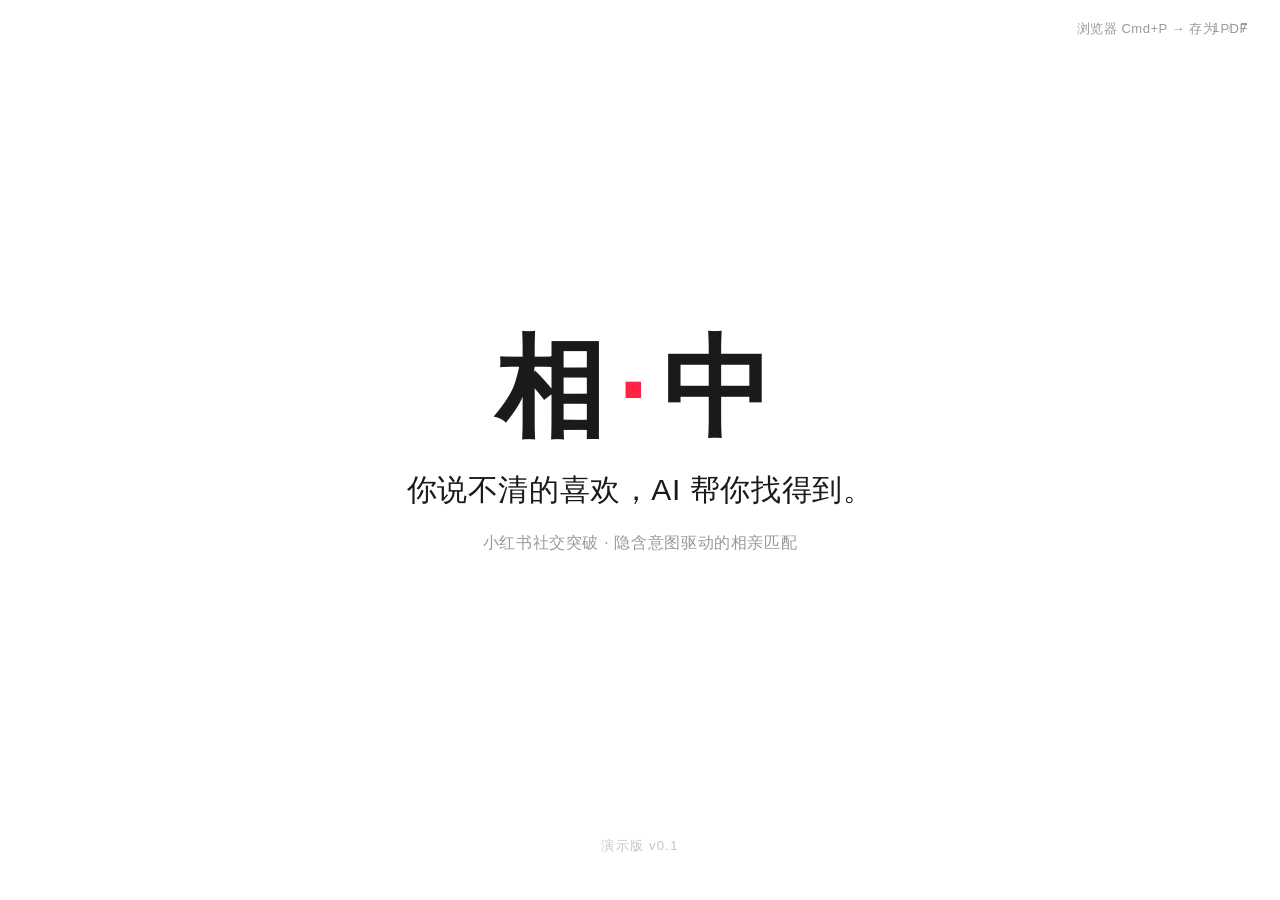
<file: deck/index.html>
<!DOCTYPE html>
<html lang="zh-CN">
<head>
<meta charset="UTF-8">
<meta name="viewport" content="width=device-width, initial-scale=1.0">
<title>相中 · 演示版 v0.1</title>
<style>
  /* ========== 基础重置 ========== */
  * { margin: 0; padding: 0; box-sizing: border-box; }
  html, body {
    width: 100%;
    height: 100%;
    overflow: hidden;
    font-family: PingFang SC, "Helvetica Neue", Arial, sans-serif;
    color: #1a1a1a;
    background: #f7f7f7;
    -webkit-font-smoothing: antialiased;
    -moz-osx-font-smoothing: grayscale;
  }

  /* ========== 颜色变量 ========== */
  :root {
    --red: #FF2442;
    --ink: #1a1a1a;
    --sub: #999;
    --white: #ffffff;
    --grey: #f7f7f7;
    --blue-bg: #E8F0FE;
    --red-bg: #FDECEE;
    --line: #ececec;
  }

  /* ========== 幻灯片容器 ========== */
  .deck {
    position: relative;
    width: 100vw;
    height: 100vh;
    overflow: hidden;
  }
  .slide {
    position: absolute;
    inset: 0;
    width: 100%;
    height: 100%;
    padding: 5.5vh 8vw 7vh;
    display: none;
    flex-direction: column;
    background: var(--white);
    opacity: 0;
    transition: opacity .35s ease;
  }
  .slide.alt { background: var(--grey); }
  .slide.active { display: flex; opacity: 1; }

  /* ========== 页眉小字：页码 + 导出提示 ========== */
  .meta {
    position: fixed;
    top: 2.2vh;
    right: 2.5vw;
    font-size: 13px;
    color: var(--sub);
    z-index: 50;
    letter-spacing: .04em;
    user-select: none;
  }
  .meta .sep { margin: 0 8px; opacity: .5; }
  .meta .pdf-hint {
    position: fixed;
    left: 2.5vw;
    bottom: 1.8vh;
    font-size: 12px;
    color: #c4c4c4;
    letter-spacing: .02em;
  }

  /* ========== 通用排版 ========== */
  .kicker {
    font-size: 14px;
    color: var(--red);
    letter-spacing: .18em;
    font-weight: 600;
    margin-bottom: 1.4vh;
  }
  .title {
    font-size: 46px;
    font-weight: 700;
    line-height: 1.25;
    letter-spacing: -.01em;
    margin-bottom: 3.5vh;
  }
  .title .accent { color: var(--red); }
  .sub-title {
    font-size: 22px;
    font-weight: 500;
    line-height: 1.5;
    color: #444;
  }
  .footer-line {
    margin-top: auto;
    padding-top: 2vh;
    font-size: 15px;
    color: var(--sub);
  }
  .red-line {
    color: var(--red);
    font-weight: 600;
    font-size: 17px;
  }

  /* ========== P0 封面 ========== */
  .cover {
    align-items: center;
    justify-content: center;
    text-align: center;
  }
  .cover .brand {
    font-size: 110px;
    font-weight: 800;
    letter-spacing: .12em;
    line-height: 1;
    margin-bottom: 3vh;
  }
  .cover .brand .dot { color: var(--red); }
  .cover .tagline {
    font-size: 30px;
    font-weight: 500;
    color: var(--ink);
    margin-bottom: 2.4vh;
    letter-spacing: .02em;
  }
  .cover .desc {
    font-size: 16px;
    color: var(--sub);
    letter-spacing: .04em;
  }
  .cover .ver {
    position: absolute;
    bottom: 5vh;
    left: 0; right: 0;
    text-align: center;
    font-size: 13px;
    color: #c4c4c4;
    letter-spacing: .1em;
  }

  /* ========== P1 问题页 ========== */
  .cols-2 {
    display: grid;
    grid-template-columns: 1fr 1fr;
    gap: 4vw;
    flex: 1;
    align-content: start;
  }
  .panel-h {
    font-size: 19px;
    font-weight: 700;
    margin-bottom: 2.2vh;
    padding-bottom: 1vh;
    border-bottom: 2px solid var(--ink);
    display: inline-block;
  }
  .item {
    margin-bottom: 2vh;
    line-height: 1.7;
    font-size: 17px;
  }
  .item .lbl { font-weight: 700; }
  .item .num {
    display: inline-block;
    width: 22px; height: 22px;
    line-height: 22px;
    text-align: center;
    border-radius: 50%;
    background: var(--ink);
    color: #fff;
    font-size: 13px;
    margin-right: 8px;
    font-weight: 700;
  }
  .scene-box {
    background: var(--grey);
    border-radius: 12px;
    padding: 3vh 2.2vw;
    line-height: 1.9;
    font-size: 16.5px;
  }
  .scene-box .arrow { color: var(--red); font-weight: 700; margin: 0 4px; }
  .conclusion {
    margin-top: 3vh;
    text-align: center;
  }

  /* ========== P2 机制页 ========== */
  .pref-cols {
    display: grid;
    grid-template-columns: 1fr 1fr;
    gap: 2.4vw;
    margin-bottom: 3vh;
  }
  .pref-card {
    border-radius: 14px;
    padding: 2.6vh 1.8vw 2.4vh;
  }
  .pref-card.explicit { background: var(--blue-bg); }
  .pref-card.implicit { background: var(--red-bg); }
  .pref-card .pt {
    font-size: 18px;
    font-weight: 700;
    margin-bottom: 1.2vh;
  }
  .pref-card .pt .tag {
    display: inline-block;
    font-size: 12px;
    font-weight: 700;
    padding: 2px 8px;
    border-radius: 10px;
    margin-left: 8px;
    vertical-align: middle;
  }
  .pref-card.explicit .tag { background: #c2dbff; color: #1a4f9e; }
  .pref-card.implicit .tag { background: #f9c5d1; color: #a01a35; }
  .pref-card .def { font-size: 14.5px; color: #555; margin-bottom: 1.4vh; }
  .pref-row { font-size: 14px; line-height: 1.75; color: #333; }
  .pref-row b { color: var(--ink); }
  .pref-row .vec {
    display: inline-block;
    background: #fff;
    padding: 1px 8px;
    border-radius: 6px;
    font-weight: 700;
    color: var(--red);
    font-size: 13px;
    margin-left: 4px;
  }

  /* pipeline 图 */
  .pipeline {
    background: #fff;
    border: 1px solid var(--line);
    border-radius: 14px;
    padding: 2.2vh 1.8vw;
    position: relative;
  }
  .pipe-flow {
    display: flex;
    align-items: center;
    justify-content: center;
    gap: 0;
    flex-wrap: nowrap;
  }
  .pipe-node {
    text-align: center;
    font-size: 13px;
    line-height: 1.35;
    padding: 0 4px;
    white-space: nowrap;
  }
  .pipe-node .nm { font-weight: 700; color: var(--ink); }
  .pipe-node .ds { color: var(--sub); font-size: 11.5px; display: block; margin-top: 2px; }
  .pipe-arrow {
    flex: 0 0 auto;
    color: #c4c4c4;
    font-size: 16px;
    padding: 0 6px;
  }
  .pipe-merge {
    display: flex;
    flex-direction: column;
    gap: 6px;
    align-items: stretch;
  }
  .pipe-src {
    font-size: 12.5px;
    padding: 5px 12px;
    border-radius: 8px;
    font-weight: 600;
    text-align: center;
  }
  .pipe-src.blue { background: var(--blue-bg); color: #1a4f9e; }
  .pipe-src.pink { background: var(--red-bg); color: #a01a35; }
  .pipe-bundle {
    position: relative;
    width: 30px;
    align-self: stretch;
  }
  .pipe-bundle svg { width: 100%; height: 100%; display: block; }
  .pipe-box {
    background: var(--ink);
    color: #fff;
    border-radius: 8px;
    padding: 8px 12px;
    font-size: 13px;
    font-weight: 600;
  }
  .pipe-box.alt { background: var(--red); }
  .pipe-feedback {
    margin-top: 1.4vh;
    text-align: center;
    font-size: 12px;
    color: var(--sub);
  }
  .pipe-feedback .fb-arrow { color: var(--red); font-weight: 700; }

  /* ========== P3 手机线框页 ========== */
  .phones {
    display: grid;
    grid-template-columns: repeat(4, 1fr);
    gap: 2vw;
    flex: 1;
    align-content: center;
  }
  .phone-wrap {
    display: flex;
    flex-direction: column;
    align-items: center;
  }
  .phone {
    width: 100%;
    max-width: 168px;
    aspect-ratio: 9 / 18;
    background: #fff;
    border: 2.5px solid var(--ink);
    border-radius: 22px;
    padding: 14px 8px 10px;
    position: relative;
    display: flex;
    flex-direction: column;
    box-shadow: 0 6px 18px rgba(0,0,0,.06);
  }
  .phone::before { /* 听筒/刘海 */
    content: "";
    position: absolute;
    top: 6px; left: 50%;
    transform: translateX(-50%);
    width: 38px; height: 5px;
    background: var(--ink);
    border-radius: 4px;
  }
  .phone .screen {
    flex: 1;
    margin-top: 8px;
    display: flex;
    flex-direction: column;
    overflow: hidden;
    font-size: 10px;
    line-height: 1.4;
  }
  .phone .step-no {
    position: absolute;
    top: -12px; left: -10px;
    width: 26px; height: 26px;
    background: var(--red);
    color: #fff;
    border-radius: 50%;
    font-size: 13px;
    font-weight: 700;
    display: flex; align-items: center; justify-content: center;
    z-index: 5;
  }
  .phone .stitle {
    font-weight: 700;
    font-size: 10.5px;
    margin-bottom: 6px;
    color: var(--ink);
  }
  .input-box {
    border: 1px dashed #bbb;
    border-radius: 6px;
    padding: 5px 6px;
    font-size: 9px;
    color: #333;
    line-height: 1.5;
    margin-bottom: 6px;
    background: #fafafa;
  }
  .btn {
    background: var(--red);
    color: #fff;
    text-align: center;
    padding: 5px 0;
    border-radius: 5px;
    font-size: 9.5px;
    font-weight: 700;
  }
  .dim-row {
    display: flex;
    justify-content: space-between;
    font-size: 9px;
    padding: 3px 0;
    border-bottom: 1px solid #f0f0f0;
  }
  .dim-row .v { color: var(--red); font-weight: 700; }
  .card-mini {
    border: 1px solid #e5e5e5;
    border-radius: 6px;
    padding: 5px;
    margin-bottom: 5px;
  }
  .photo-area {
    background: linear-gradient(135deg, #ffd6df 0%, #ffc1cf 100%);
    height: 42px;
    border-radius: 4px;
    margin-bottom: 4px;
    display: flex; align-items: center; justify-content: center;
    font-size: 8px; color: #a01a35;
  }
  .why {
    font-size: 8px;
    line-height: 1.5;
    color: #555;
  }
  .why .ck { color: var(--red); font-weight: 700; }
  .actions {
    display: flex;
    justify-content: space-around;
    margin-top: 5px;
    font-size: 11px;
  }
  .actions .heart { color: var(--red); }
  .actions .cross { color: #999; }
  .actions .note {
    font-size: 7.5px;
    color: #bbb;
    text-align: center;
    margin-top: 3px;
    width: 100%;
  }
  .hint-card {
    background: #fff5f7;
    border: 1px solid #ffd6df;
    border-radius: 6px;
    padding: 6px;
    font-size: 8.5px;
    line-height: 1.55;
    color: #333;
  }
  .btns-2 { display: flex; gap: 4px; margin-top: 6px; }
  .btns-2 .btn { flex: 1; font-size: 8.5px; padding: 4px 0; }
  .btns-2 .btn.ghost { background: #eee; color: #666; }
  .phone-cap {
    margin-top: 1.2vh;
    font-size: 12.5px;
    color: #555;
    text-align: center;
    line-height: 1.45;
    max-width: 170px;
  }
  .phone-cap b { color: var(--ink); }

  /* ========== P4 决策卡片 ========== */
  .decisions {
    display: grid;
    grid-template-columns: 1fr 1fr;
    gap: 2.4vw 2.4vw;
    flex: 1;
    align-content: center;
  }
  .dec-card {
    background: #fff;
    border: 1px solid var(--line);
    border-left: 4px solid var(--red);
    border-radius: 10px;
    padding: 2.6vh 1.8vw;
  }
  .dec-card .dt {
    font-size: 19px;
    font-weight: 700;
    margin-bottom: 1vh;
  }
  .dec-card .dt .code { color: var(--red); margin-right: 6px; }
  .dec-card .dd {
    font-size: 15.5px;
    line-height: 1.7;
    color: #555;
  }

  /* ========== P5 风险页 ========== */
  .risks {
    display: flex;
    flex-direction: column;
    gap: 1.8vh;
    flex: 1;
    justify-content: center;
  }
  .risk-row {
    display: grid;
    grid-template-columns: 1fr auto 1.4fr;
    gap: 1.5vw;
    align-items: center;
    background: #fff;
    border: 1px solid var(--line);
    border-radius: 10px;
    padding: 2vh 1.8vw;
  }
  .risk-name { font-size: 17px; font-weight: 700; }
  .risk-arrow { color: var(--red); font-size: 20px; font-weight: 700; }
  .risk-resp { font-size: 15.5px; color: #555; line-height: 1.6; }

  /* ========== P6 MVP ========== */
  .mvp-grid {
    display: grid;
    grid-template-columns: 1fr 1fr 1fr;
    gap: 2vw;
    flex: 1;
    align-content: start;
  }
  .mvp-col h4 {
    font-size: 16px;
    font-weight: 700;
    margin-bottom: 1.6vh;
    padding-bottom: .7vh;
    border-bottom: 2px solid var(--ink);
    display: inline-block;
  }
  .mvp-col.do h4 { border-color: var(--red); }
  .mvp-col.dont h4 { border-color: #999; }
  .mvp-col.metric h4 { border-color: #1a4f9e; }
  .mvp-list { list-style: none; }
  .mvp-list li {
    font-size: 15px;
    line-height: 1.65;
    padding: .8vh 0;
    padding-left: 18px;
    position: relative;
    color: #333;
  }
  .mvp-list li::before {
    content: "";
    position: absolute;
    left: 0; top: 1.3vh;
    width: 6px; height: 6px;
    border-radius: 50%;
    background: var(--red);
  }
  .mvp-col.dont .mvp-list li::before { background: #c4c4c4; }
  .mvp-col.metric .mvp-list li::before { background: #1a4f9e; }
  .roadmap {
    margin-top: 2.5vh;
    display: flex;
    align-items: center;
    gap: 0;
    background: var(--ink);
    border-radius: 10px;
    padding: 1.6vh 1.5vw;
    color: #fff;
  }
  .roadmap .seg {
    flex: 1;
    text-align: center;
    font-size: 15px;
    font-weight: 600;
    letter-spacing: .03em;
  }
  .roadmap .rarrow { color: var(--red); font-size: 18px; padding: 0 6px; }
  .thanks {
    margin-top: 1.5vh;
    text-align: right;
    font-size: 13px;
    color: var(--sub);
  }

  /* ========== 打印 / PDF ========== */
  @media print {
    @page { size: 1920px 1080px; margin: 0; }
    html, body { width: 1920px; height: auto; overflow: visible; background: #fff; }
    .deck { width: 1920px; height: auto; }
    .slide {
      position: relative;
      page-break-after: always;
      break-after: page;
      display: flex !important;
      opacity: 1 !important;
      width: 1920px;
      height: 1080px;
      padding: 60px 90px 70px;
    }
    .meta, .meta .pdf-hint { display: none; }
  }
</style>
</head>
<body>
<div class="deck">

  <!-- 右上角页码 -->
  <div class="meta">
    <span id="cur">1</span><span class="sep">/</span><span id="total">7</span>
  </div>
  <div class="meta pdf-hint">浏览器 Cmd+P → 存为 PDF</div>

  <!-- ========== P0 封面 ========== -->
  <section class="slide active cover" data-page="1">
    <div class="brand">相<span class="dot">·</span>中</div>
    <div class="tagline">你说不清的喜欢，AI 帮你找得到。</div>
    <div class="desc">小红书社交突破 · 隐含意图驱动的相亲匹配</div>
    <div class="ver">演示版 v0.1</div>
  </section>

  <!-- ========== P1 问题 ========== -->
  <section class="slide alt" data-page="2">
    <div class="kicker">PROBLEM</div>
    <div class="title">相亲软件，听不懂<span class="accent">"说不清的喜欢"</span></div>
    <div class="cols-2">
      <div>
        <div class="panel-h">现状两条路，都有天花板</div>
        <div class="item"><span class="num">1</span><span class="lbl">滑照片</span>：被动、低效、纯靠肉眼，无法主动筛选</div>
        <div class="item"><span class="num">2</span><span class="lbl">填字段匹配</span>：字段是平台预设的，覆盖不到"瓜子脸、不戴眼镜、书卷气"</div>
      </div>
      <div>
        <div class="panel-h">一个真实场景</div>
        <div class="scene-box">
          小 A 想找"不戴眼镜、温柔、有点文艺"的女生<br>
          Tinder 滑了 200 张没找到 <span class="arrow">→</span> 在 Soul 填了 20 个字段也表达不出来 <span class="arrow">→</span> 流失
        </div>
      </div>
    </div>
    <div class="conclusion">
      <span class="red-line">不是体验问题，是表达 + 理解能力的缺位。</span>
    </div>
  </section>

  <!-- ========== P2 机制 ========== -->
  <section class="slide" data-page="3">
    <div class="kicker">MECHANISM</div>
    <div class="title">偏好有两类，AI 各自击破</div>

    <div class="pref-cols">
      <div class="pref-card explicit">
        <div class="pt">A 显性偏好<span class="tag">用户已明确</span></div>
        <div class="def">用户自己已明确的偏好</div>
        <div class="pref-row">例：不戴眼镜、瓜子脸、温柔文艺</div>
        <div class="pref-row">获取：自然语言描述 / 参考图 / 预设字段</div>
        <div class="pref-row">AI 作用：解析为<span class="vec">意图向量</span></div>
      </div>
      <div class="pref-card implicit">
        <div class="pt">B 隐性偏好<span class="tag">用户自己还没发现</span></div>
        <div class="def">用户自己还没发现的偏好</div>
        <div class="pref-row">例：嘴上说喜欢文艺，实际心动更多是高冷运动风</div>
        <div class="pref-row">获取：停留时长 / like·pass / 反复回看 等行为信号</div>
        <div class="pref-row">AI 作用：反推为<span class="vec">偏好向量</span></div>
      </div>
    </div>

    <div class="pipeline">
      <div class="pipe-flow">
        <div class="pipe-merge">
          <div class="pipe-src blue">显性偏好<br>意图向量</div>
          <div class="pipe-src pink">隐性偏好<br>偏好向量</div>
        </div>
        <div class="pipe-bundle">
          <svg viewBox="0 0 30 80" preserveAspectRatio="none">
            <path d="M0,10 C18,10 12,40 30,40" stroke="#1a4f9e" stroke-width="1.6" fill="none"/>
            <path d="M0,70 C18,70 12,40 30,40" stroke="#a01a35" stroke-width="1.6" fill="none"/>
            <polygon points="30,40 24,36 24,44" fill="#c4c4c4"/>
          </svg>
        </div>
        <div class="pipe-node"><span class="nm">候选特征向量</span><span class="ds">语义+视觉</span></div>
        <span class="pipe-arrow">→</span>
        <div class="pipe-node"><span class="nm">匹配打分</span><span class="ds">排序</span></div>
        <span class="pipe-arrow">→</span>
        <div class="pipe-box">Top-N 推荐</div>
        <span class="pipe-arrow">→</span>
        <div class="pipe-box alt">反馈微调</div>
      </div>
      <div class="pipe-feedback">
        <span class="fb-arrow">↺</span> 反馈同时回流更新两类偏好（显性 + 隐性）
      </div>
    </div>

    <div class="footer-line">
      <span class="red-line">范式升级：标签检索（schema 匹配）→ 语义 + 视觉向量匹配 + 行为反推</span>
    </div>
  </section>

  <!-- ========== P3 旅程 ========== -->
  <section class="slide alt" data-page="4">
    <div class="kicker">JOURNEY</div>
    <div class="title">从"你描述" 到 <span class="accent">"AI 比你更懂你"</span></div>

    <div class="phones">
      <!-- 手机 1 -->
      <div class="phone-wrap">
        <div class="phone">
          <div class="step-no">1</div>
          <div class="screen">
            <div class="stitle">输入（显性偏好）</div>
            <div class="input-box">温柔、不戴眼镜、文艺、瓜子脸</div>
            <div class="btn">AI 帮我找</div>
          </div>
        </div>
        <div class="phone-cap">输入框 <b>自然语言描述</b>，触发匹配</div>
      </div>

      <!-- 手机 2 -->
      <div class="phone-wrap">
        <div class="phone">
          <div class="step-no">2</div>
          <div class="screen">
            <div class="stitle">AI 拆解（透明化）</div>
            <div class="dim-row"><span>气质</span><span class="v">温柔 ✓</span></div>
            <div class="dim-row"><span>眼镜</span><span class="v">无 ✓</span></div>
            <div class="dim-row"><span>风格</span><span class="v">文艺 ✓</span></div>
            <div class="dim-row"><span>脸型</span><span class="v">瓜子脸 ✓</span></div>
          </div>
        </div>
        <div class="phone-cap">展示 AI 把描述<b>拆成的维度</b></div>
      </div>

      <!-- 手机 3 -->
      <div class="phone-wrap">
        <div class="phone">
          <div class="step-no">3</div>
          <div class="screen">
            <div class="stitle">推荐 + 采集行为</div>
            <div class="card-mini">
              <div class="photo-area">候选照片</div>
              <div class="why">
                <span class="ck">不戴眼镜 ✓</span> ｜ <span class="ck">瓜子脸 ✓</span><br>
                <span class="ck">文艺风 ✓</span> ｜ 唯一差异：她偏活泼
              </div>
            </div>
            <div class="actions">
              <span class="heart">♡ 心动</span>
              <span class="cross">✕ 跳过</span>
            </div>
            <div class="note">行为信号被记录</div>
          </div>
        </div>
        <div class="phone-cap">候选卡 + <b>"为什么推荐给你"</b></div>
      </div>

      <!-- 手机 4 -->
      <div class="phone-wrap">
        <div class="phone">
          <div class="step-no">4</div>
          <div class="screen">
            <div class="stitle">几天后：AI 发现隐性偏好</div>
            <div class="hint-card">
              你嘴上说喜欢温柔文艺，但最近心动更多是高冷运动风——要不要看看？
            </div>
            <div class="btns-2">
              <div class="btn">看看</div>
              <div class="btn ghost">不是，继续按原来的</div>
            </div>
          </div>
        </div>
        <div class="phone-cap">提示卡：<b>隐性偏好</b>浮现</div>
      </div>
    </div>

    <div class="footer-line" style="text-align:center;">
      <span class="red-line">显性偏好让用户上手，隐性偏好让产品越用越懂</span>
    </div>
  </section>

  <!-- ========== P4 决策 ========== -->
  <section class="slide" data-page="5">
    <div class="kicker">DECISIONS</div>
    <div class="title">四个关键取舍</div>

    <div class="decisions">
      <div class="dec-card">
        <div class="dt"><span class="code">D1</span>为什么独立 app</div>
        <div class="dd">场景聚焦、合规隔离、不污染小红书内容生态</div>
      </div>
      <div class="dec-card">
        <div class="dt"><span class="code">D2</span>冷启动</div>
        <div class="dd">借小红书公开笔记（授权）做初始 profile 池；先做单边工具（"帮你找到理想型的长相参考"）切入，再过渡双边匹配</div>
      </div>
      <div class="dec-card">
        <div class="dt"><span class="code">D3</span>匹配透明化 + 行为闭环</div>
        <div class="dd">主动展示匹配理由（建信任）；同时采集 like/pass/停留 反推隐性偏好，让推荐越用越准</div>
      </div>
      <div class="dec-card">
        <div class="dt"><span class="code">D4</span>价值观护栏</div>
        <div class="dd">做"品味匹配"而非"外貌淘汰"，不展示被淘汰者，不做单一颜值打分排名</div>
      </div>
    </div>
  </section>

  <!-- ========== P5 风险 ========== -->
  <section class="slide alt" data-page="6">
    <div class="kicker">RISKS</div>
    <div class="title">知道边界在哪，才做得下去</div>

    <div class="risks">
      <div class="risk-row">
        <div class="risk-name">AI 误判 / 幻觉</div>
        <div class="risk-arrow">→</div>
        <div class="risk-resp">匹配理由透明 + 用户反馈闭环 + 人工抽审</div>
      </div>
      <div class="risk-row">
        <div class="risk-name">外貌歧视 / 物化</div>
        <div class="risk-arrow">→</div>
        <div class="risk-resp">包装为"品味匹配"；种族、残疾等不可作为筛选条件</div>
      </div>
      <div class="risk-row">
        <div class="risk-name">隐私合规</div>
        <div class="risk-arrow">→</div>
        <div class="risk-resp">照片授权、不存原始生物特征数据、可一键删除；行为反推只用聚合信号，不画像到具体个人</div>
      </div>
      <div class="risk-row">
        <div class="risk-name">用户信任</div>
        <div class="risk-arrow">→</div>
        <div class="risk-resp">灰度上线，先做低 stakes 推荐；隐性偏好提示要可解释、可关闭</div>
      </div>
    </div>
  </section>

  <!-- ========== P6 MVP ========== -->
  <section class="slide" data-page="7">
    <div class="kicker">MVP &amp; NEXT</div>
    <div class="title">先做小，再做大</div>

    <div class="mvp-grid">
      <div class="mvp-col do">
        <h4>MVP 只做</h4>
        <ul class="mvp-list">
          <li>显性偏好：文字描述 + 参考图 双通道匹配</li>
          <li>隐性偏好：行为信号采集 + 基础反推（先做 like/pass 统计）</li>
          <li>单城市 / 单人群灰度</li>
        </ul>
      </div>
      <div class="mvp-col dont">
        <h4>MVP 不做（克制）</h4>
        <ul class="mvp-list">
          <li>视频、语音、复杂社交关系</li>
        </ul>
      </div>
      <div class="mvp-col metric">
        <h4>成功指标</h4>
        <ul class="mvp-list">
          <li>匹配准确率（用户 like 率）</li>
          <li>描述 → 首次心动 时长</li>
          <li>次日 / 7 日留存</li>
        </ul>
      </div>
    </div>

    <div class="roadmap">
      <div class="seg">单点工具</div>
      <span class="rarrow">→</span>
      <div class="seg">双边匹配</div>
      <span class="rarrow">→</span>
      <div class="seg">关系沉淀</div>
    </div>
    <div class="thanks">谢谢，欢迎提问</div>
  </section>

</div>

<script>
(function () {
  var slides = document.querySelectorAll('.slide');
  var total = slides.length;
  var curEl = document.getElementById('cur');
  var totalEl = document.getElementById('total');
  totalEl.textContent = total;
  var idx = 0;

  function show(i) {
    if (i < 0) i = 0;
    if (i >= total) i = total - 1;
    slides.forEach(function (s, k) {
      s.classList.toggle('active', k === i);
    });
    idx = i;
    curEl.textContent = i + 1;
  }

  function next() { if (idx < total - 1) show(idx + 1); }
  function prev() { if (idx > 0) show(idx - 1); }

  document.addEventListener('keydown', function (e) {
    if (e.key === 'ArrowRight' || e.key === ' ' || e.key === 'PageDown') {
      e.preventDefault(); next();
    } else if (e.key === 'ArrowLeft' || e.key === 'PageUp') {
      e.preventDefault(); prev();
    } else if (e.key === 'Home') {
      e.preventDefault(); show(0);
    } else if (e.key === 'End') {
      e.preventDefault(); show(total - 1);
    }
  });

  // 点击右侧下一页，左侧上一页（非文本选中时）
  document.addEventListener('click', function (e) {
    if (window.getSelection && window.getSelection().toString()) return;
    var w = window.innerWidth;
    if (e.clientX > w * 0.6) next();
    else if (e.clientX < w * 0.4) prev();
  });

  show(0);
})();
</script>
</body>
</html>
</file>
